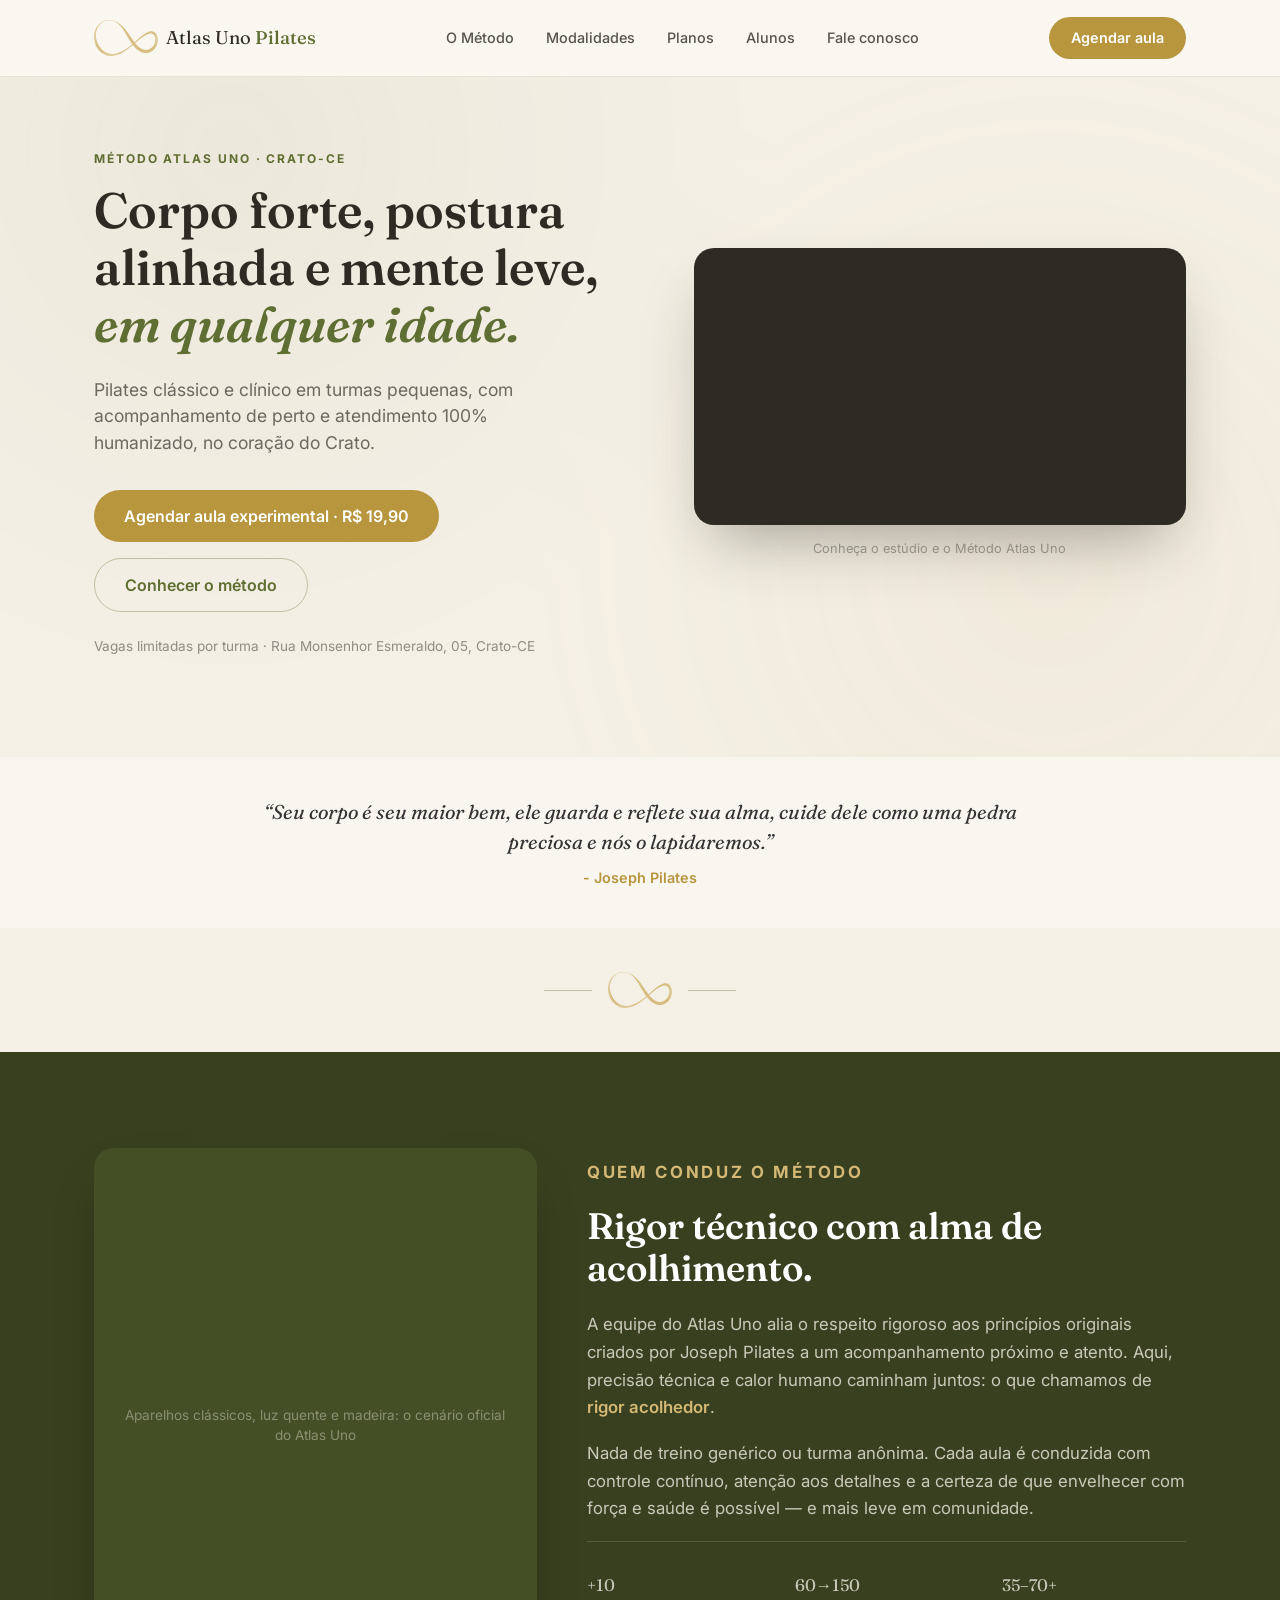
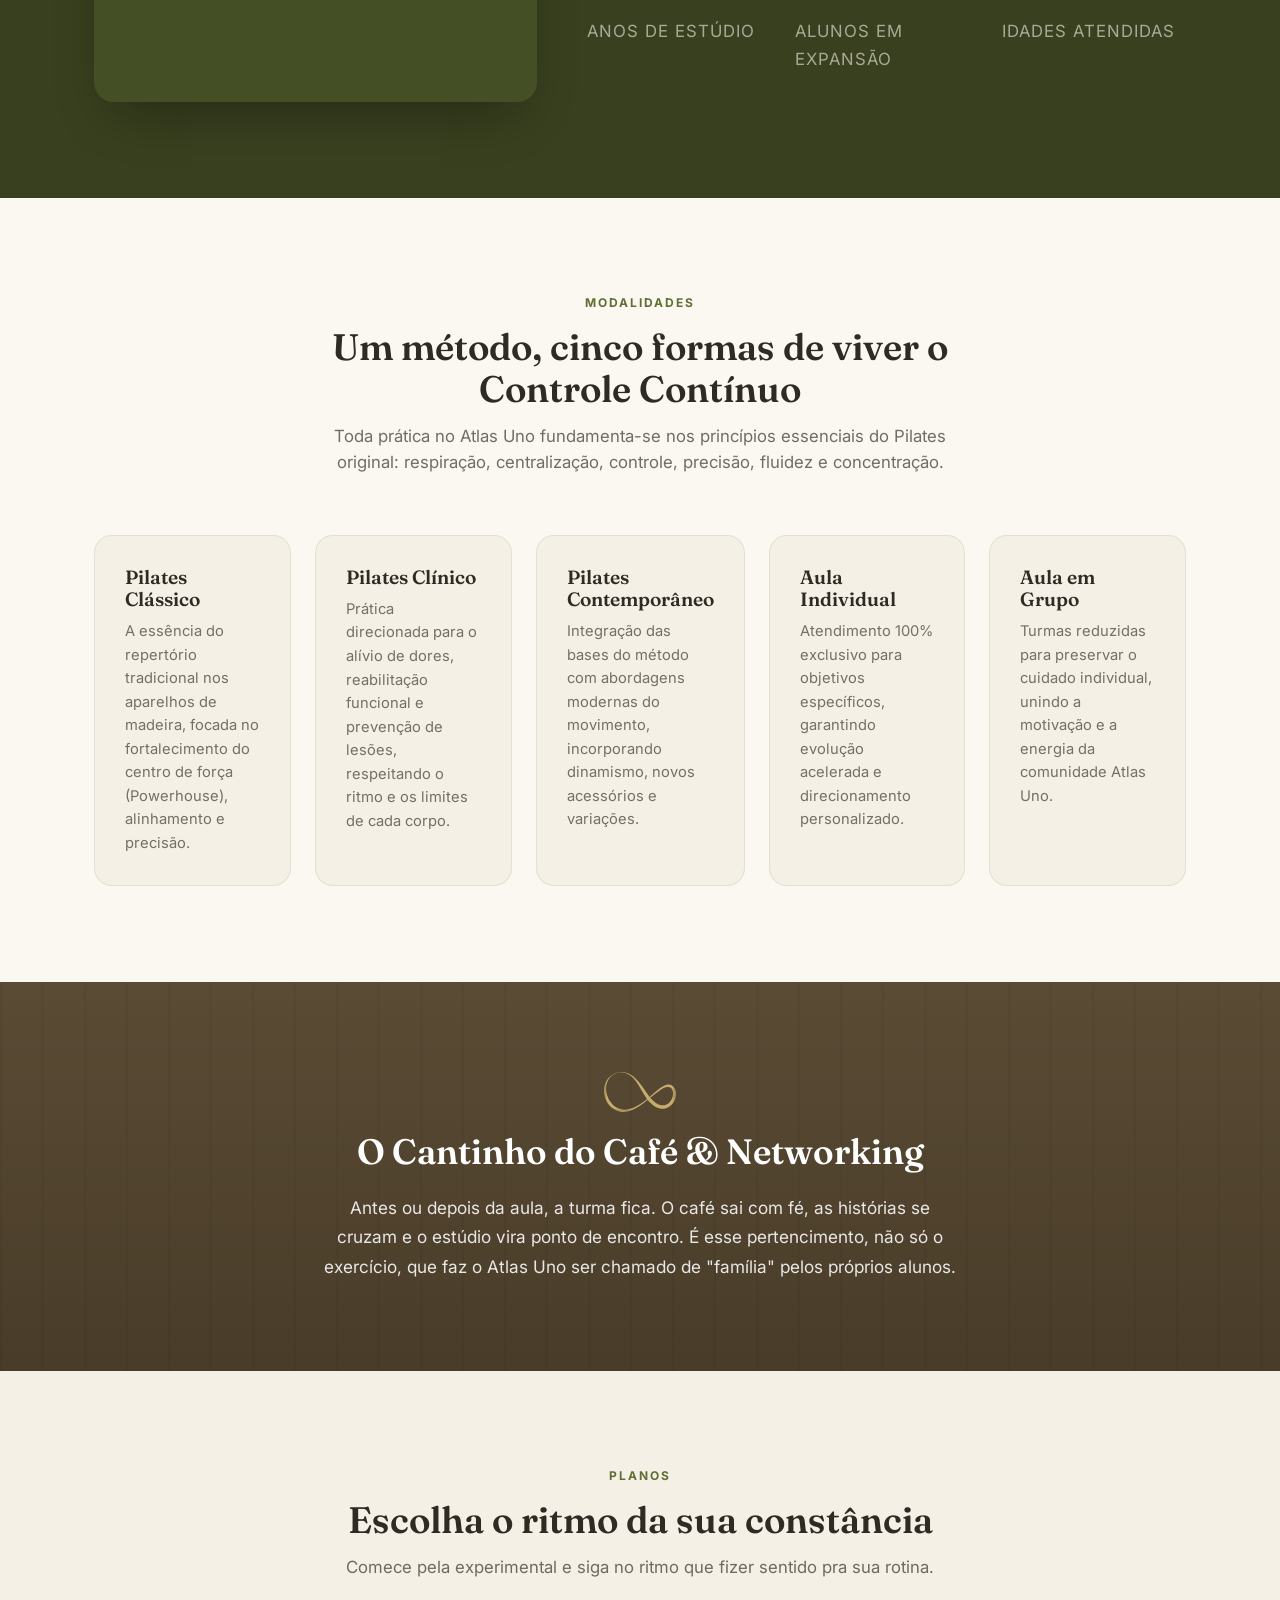
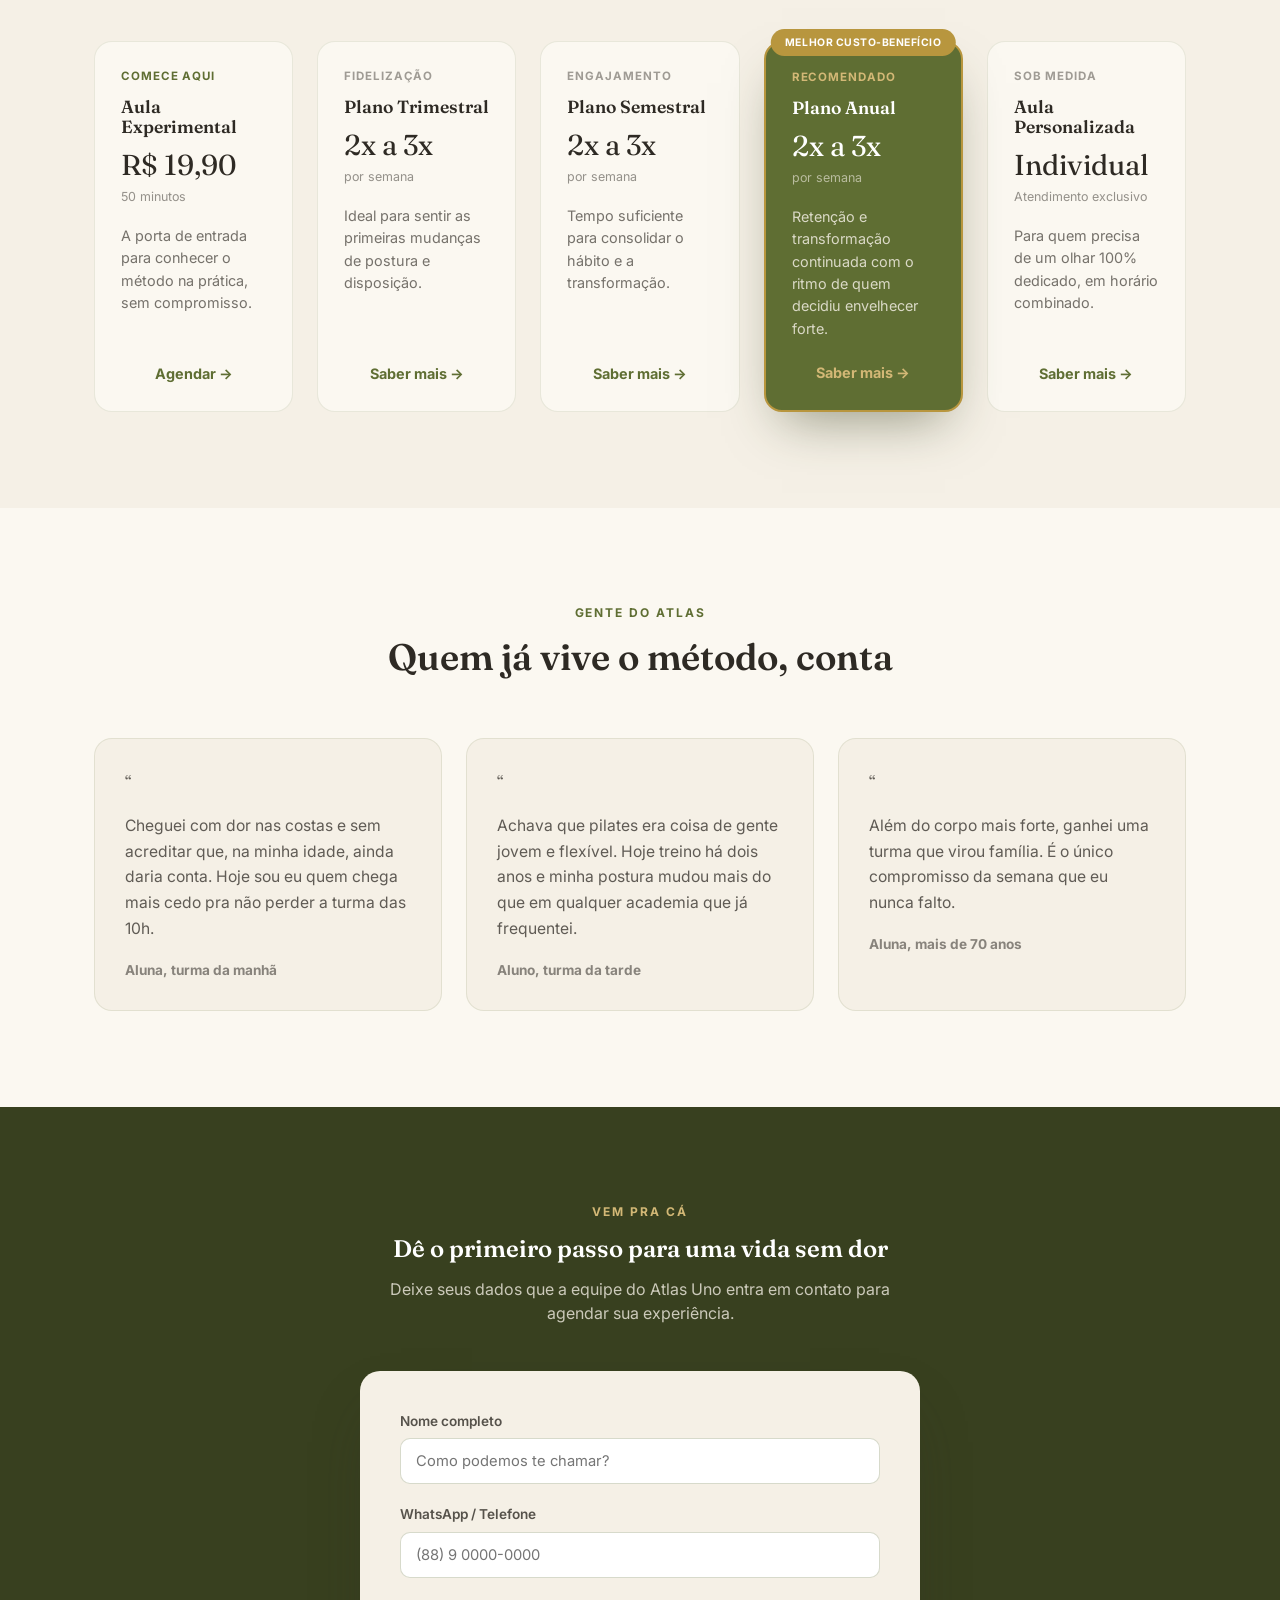
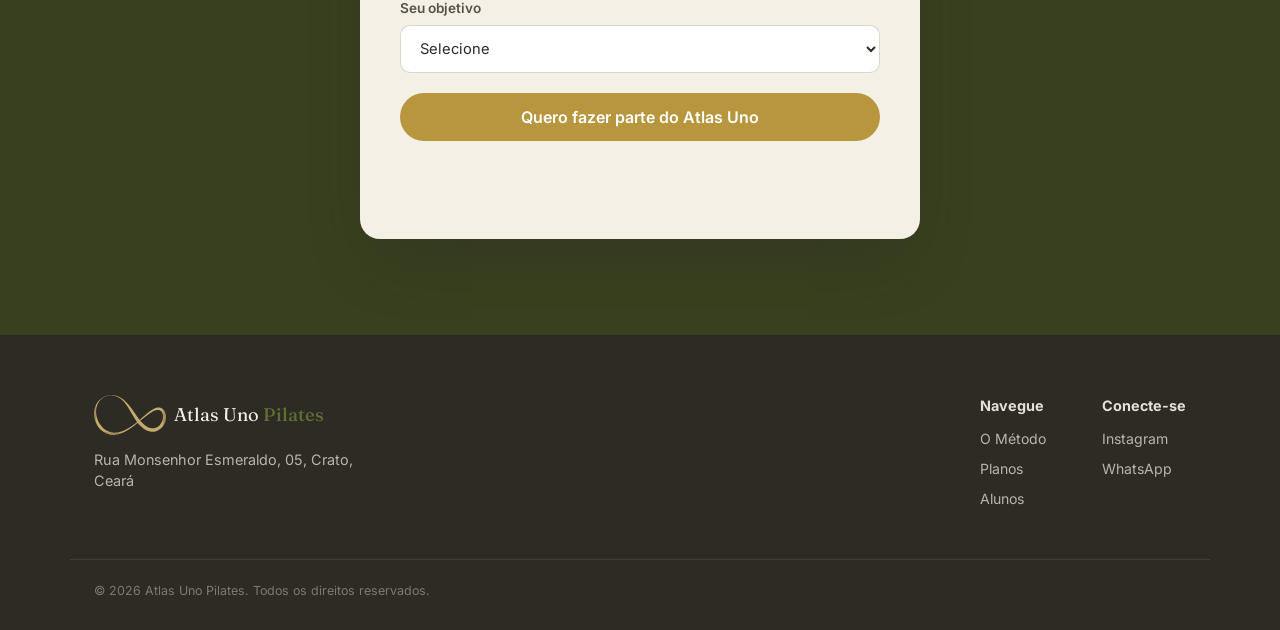
<file: index.html>
<!DOCTYPE html>
<html lang="pt-BR">
<head>
<meta charset="UTF-8">
<meta name="viewport" content="width=device-width, initial-scale=1.0">
<title>Atlas Uno Pilates</title>
<meta name="description" content="Método Atlas Uno de Pilates Clássico e Clínico em Crato-CE. Agende sua aula experimental por R$ 19,90.">
<link rel="icon" href="assets/icons/favicon.ico?v=2" sizes="any">
<link rel="preconnect" href="https://fonts.googleapis.com">
<link rel="preconnect" href="https://fonts.gstatic.com" crossorigin>
<link href="https://fonts.googleapis.com/css2?family=Fraunces:ital,opsz,wght@0,9..144,300;0,9..144,450;0,9..144,600;0,9..144,700;1,9..144,450&family=Inter:wght@400;500;600;700&display=swap" rel="stylesheet">
<link rel="stylesheet" href="css/styles.css">
</head>
<body>

<header class="site-header" id="siteHeader">
  <div class="container header-inner">
    <a href="#topo" class="logo" aria-label="Atlas Uno Pilates — início">
      <img class="logo__symbol" src="assets/brand/logo-symbol.svg" alt="" aria-hidden="true">
      <span>Atlas Uno <span class="logo__accent">Pilates</span></span>
    </a>

    <nav class="main-nav" id="mainNav">
      <a href="#metodo">O Método</a>
      <a href="#servicos">Modalidades</a>
      <a href="#planos">Planos</a>
      <a href="#depoimentos">Alunos</a>
      <a href="#contato">Fale conosco</a>
    </nav>

    <a class="btn btn--gold btn--small header-cta"
       href="https://api.whatsapp.com/send/?phone=5588981505678&text=Quero%20agendar%20minha%20aula%20experimental"
       target="_blank" rel="noopener">Agendar aula</a>

    <button class="nav-toggle" id="navToggle" aria-label="Abrir menu" aria-expanded="false" aria-controls="mainNav">
      <span></span><span></span><span></span>
    </button>
  </div>
</header>

<section id="topo" class="hero">
  <div class="container hero__grid">
    <div class="fade-up">
      <p class="eyebrow">Método Atlas Uno · Crato-CE</p>
      <h1 class="hero__title">Corpo forte, postura alinhada e mente leve, <em>em qualquer idade.</em></h1>
      <p class="lead hero__lead">Pilates clássico e clínico em turmas pequenas, com acompanhamento de perto e atendimento 100% humanizado, no coração do Crato.</p>
      <div class="hero__actions">
        <a class="btn btn--gold" target="_blank" rel="noopener"
           href="https://api.whatsapp.com/send/?phone=5588981505678&text=Quero%20agendar%20minha%20aula%20experimental%20por%20R%2419%2C90">
          Agendar aula experimental · R$ 19,90
        </a>
        <a class="btn btn--outline" href="#metodo">Conhecer o método</a>
      </div>
      <p class="hero__note">Vagas limitadas por turma · Rua Monsenhor Esmeraldo, 05, Crato-CE</p>
    </div>

    <div class="fade-up fade-up--delay">
      <div class="video-wrap">
        <iframe 
          src="https://www.youtube.com/embed/fshoHzrjxfs" 
          title="Conheça o Método Atlas Uno" 
          loading="lazy" 
          allow="accelerometer; autoplay; clipboard-write; encrypted-media; gyroscope; picture-in-picture" 
          allowfullscreen>
        </iframe>
      </div>
      <p class="video-wrap__caption">Conheça o estúdio e o Método Atlas Uno</p>
    </div>
  </div>
</section>

<section class="section section--quote" style="background-color: var(--color-bg-alt, #f9f6f0); padding: 40px 0; text-align: center;">
  <div class="container">
    <blockquote style="max-width: 800px; margin: 0 auto; font-family: 'Fraunces', serif; font-style: italic; font-size: 1.25rem; color: #333;">
      “Seu corpo é seu maior bem, ele guarda e reflete sua alma, cuide dele como uma pedra preciosa e nós o lapidaremos.”
      <footer style="font-family: 'Inter', sans-serif; font-style: normal; font-size: 0.9rem; font-weight: 600; margin-top: 10px; color: #b8963e;">
        - Joseph Pilates
      </footer>
    </blockquote>
  </div>
</section>

<div class="divider">
  <div class="divider__line">
    <img class="divider__symbol" src="assets/brand/logo-symbol.svg" alt="" aria-hidden="true">
  </div>
</div>

<section id="metodo" class="section section--dark">
  <div class="container about">
    <div class="about__photo" role="img" aria-label="Ambiente do estúdio Atlas Uno com aparelhos clássicos de pilates">
      Aparelhos clássicos, luz quente e madeira: o cenário oficial do Atlas Uno
    </div>
    <div class="about__text">
      <p class="eyebrow eyebrow--light">Quem conduz o método</p>
      <h2>Rigor técnico com alma de acolhimento.</h2>
      <p>A equipe do Atlas Uno alia o respeito rigoroso aos princípios originais criados por Joseph Pilates a um acompanhamento próximo e atento. Aqui, precisão técnica e calor humano caminham juntos: o que chamamos de <em>rigor acolhedor</em>.</p>
      <p>Nada de treino genérico ou turma anônima. Cada aula é conduzida com controle contínuo, atenção aos detalhes e a certeza de que envelhecer com força e saúde é possível — e mais leve em comunidade.</p>
      <div class="stat-row">
        <div class="stat"><p class="stat__num">+10</p><p class="stat__label">anos de estúdio</p></div>
        <div class="stat"><p class="stat__num">60→150</p><p class="stat__label">alunos em expansão</p></div>
        <div class="stat"><p class="stat__num">35–70+</p><p class="stat__label">idades atendidas</p></div>
      </div>
    </div>
  </div>
</section>

<section id="servicos" class="section">
  <div class="container">
    <div class="section-head">
      <p class="eyebrow eyebrow--center">Modalidades</p>
      <h2>Um método, cinco formas de viver o Controle Contínuo</h2>
      <p class="lead">Toda prática no Atlas Uno fundamenta-se nos princípios essenciais do Pilates original: respiração, centralização, controle, precisão, fluidez e concentração.</p>
    </div>

    <div class="grid grid--5">
      <article class="card">
        <h3>Pilates Clássico</h3>
        <p>A essência do repertório tradicional nos aparelhos de madeira, focada no fortalecimento do centro de força (Powerhouse), alinhamento e precisão.</p>
      </article>
      <article class="card">
        <h3>Pilates Clínico</h3>
        <p>Prática direcionada para o alívio de dores, reabilitação funcional e prevenção de lesões, respeitando o ritmo e os limites de cada corpo.</p>
      </article>
      <article class="card">
        <h3>Pilates Contemporâneo</h3>
        <p>Integração das bases do método com abordagens modernas do movimento, incorporando dinamismo, novos acessórios e variações.</p>
      </article>
      <article class="card">
        <h3>Aula Individual</h3>
        <p>Atendimento 100% exclusivo para objetivos específicos, garantindo evolução acelerada e direcionamento personalizado.</p>
      </article>
      <article class="card">
        <h3>Aula em Grupo</h3>
        <p>Turmas reduzidas para preservar o cuidado individual, unindo a motivação e a energia da comunidade Atlas Uno.</p>
      </article>
    </div>
  </div>
</section>

<section class="wood">
  <div class="wood__overlay"></div>
  <div class="container wood__inner">
    <img class="wood__symbol" src="assets/brand/logo-symbol.svg" alt="" aria-hidden="true">
    <h2>O Cantinho do Café &amp; Networking</h2>
    <p>Antes ou depois da aula, a turma fica. O café sai com fé, as histórias se cruzam e o estúdio vira ponto de encontro. É esse pertencimento, não só o exercício, que faz o Atlas Uno ser chamado de "família" pelos próprios alunos.</p>
  </div>
</section>

<section id="planos" class="section section--alt">
  <div class="container">
    <div class="section-head">
      <p class="eyebrow eyebrow--center">Planos</p>
      <h2>Escolha o ritmo da sua constância</h2>
      <p class="lead">Comece pela experimental e siga no ritmo que fizer sentido pra sua rotina.</p>
    </div>

    <div class="grid grid--5">
      <article class="plan">
        <p class="plan__tag">Comece aqui</p>
        <h3>Aula Experimental</h3>
        <p class="plan__price">R$ 19,90</p>
        <p class="plan__sub">50 minutos</p>
        <p class="plan__desc">A porta de entrada para conhecer o método na prática, sem compromisso.</p>
        <a class="plan__link" target="_blank" rel="noopener" href="https://api.whatsapp.com/send/?phone=5588981505678&text=Quero%20agendar%20minha%20aula%20experimental">Agendar →</a>
      </article>

      <article class="plan">
        <p class="plan__tag plan__tag--muted">Fidelização</p>
        <h3>Plano Trimestral</h3>
        <p class="plan__price">2x a 3x</p>
        <p class="plan__sub">por semana</p>
        <p class="plan__desc">Ideal para sentir as primeiras mudanças de postura e disposição.</p>
        <a class="plan__link" target="_blank" rel="noopener" href="https://api.whatsapp.com/send/?phone=5588981505678&text=Quero%20saber%20mais%20sobre%20o%20Plano%20Trimestral">Saber mais →</a>
      </article>

      <article class="plan">
        <p class="plan__tag plan__tag--muted">Engajamento</p>
        <h3>Plano Semestral</h3>
        <p class="plan__price">2x a 3x</p>
        <p class="plan__sub">por semana</p>
        <p class="plan__desc">Tempo suficiente para consolidar o hábito e a transformação.</p>
        <a class="plan__link" target="_blank" rel="noopener" href="https://api.whatsapp.com/send/?phone=5588981505678&text=Quero%20saber%20mais%20sobre%20o%20Plano%20Semestral">Saber mais →</a>
      </article>

      <article class="plan plan--featured">
        <span class="plan__badge">Melhor custo-benefício</span>
        <p class="plan__tag plan__tag--gold">Recomendado</p>
        <h3>Plano Anual</h3>
        <p class="plan__price">2x a 3x</p>
        <p class="plan__sub">por semana</p>
        <p class="plan__desc">Retenção e transformação continuada com o ritmo de quem decidiu envelhecer forte.</p>
        <a class="plan__link" target="_blank" rel="noopener" href="https://api.whatsapp.com/send/?phone=5588981505678&text=Quero%20saber%20mais%20sobre%20o%20Plano%20Anual">Saber mais →</a>
      </article>

      <article class="plan">
        <p class="plan__tag plan__tag--muted">Sob medida</p>
        <h3>Aula Personalizada</h3>
        <p class="plan__price">Individual</p>
        <p class="plan__sub">Atendimento exclusivo</p>
        <p class="plan__desc">Para quem precisa de um olhar 100% dedicado, em horário combinado.</p>
        <a class="plan__link" target="_blank" rel="noopener" href="https://api.whatsapp.com/send/?phone=5588981505678&text=Quero%20saber%20mais%20sobre%20a%20Aula%20Personalizada">Saber mais →</a>
      </article>
    </div>
  </div>
</section>

<section id="depoimentos" class="section">
  <div class="container">
    <div class="section-head">
      <p class="eyebrow eyebrow--center">Gente do Atlas</p>
      <h2>Quem já vive o método, conta</h2>
    </div>

    <div class="grid grid--3">
      <blockquote class="card testimonial">
        <p class="testimonial__mark" aria-hidden="true">&ldquo;</p>
        <p>Cheguei com dor nas costas e sem acreditar que, na minha idade, ainda daria conta. Hoje sou eu quem chega mais cedo pra não perder a turma das 10h.</p>
        <footer>Aluna, turma da manhã</footer>
      </blockquote>
      <blockquote class="card testimonial">
        <p class="testimonial__mark" aria-hidden="true">&ldquo;</p>
        <p>Achava que pilates era coisa de gente jovem e flexível. Hoje treino há dois anos e minha postura mudou mais do que em qualquer academia que já frequentei.</p>
        <footer>Aluno, turma da tarde</footer>
      </blockquote>
      <blockquote class="card testimonial">
        <p class="testimonial__mark" aria-hidden="true">&ldquo;</p>
        <p>Além do corpo mais forte, ganhei uma turma que virou família. É o único compromisso da semana que eu nunca falto.</p>
        <footer>Aluna, mais de 70 anos</footer>
      </blockquote>
    </div>
  </div>
</section>

<section id="contato" class="section section--dark">
  <div class="container">
    <div class="form-head">
      <p class="eyebrow eyebrow--light eyebrow--center">Vem pra cá</p>
      <h2>Dê o primeiro passo para uma vida sem dor</h2>
      <p>Deixe seus dados que a equipe do Atlas Uno entra em contato para agendar sua experiência.</p>
    </div>

    <form class="lead-form" id="leadForm" novalidate>
      <div class="field">
        <label for="nome">Nome completo</label>
        <input id="nome" name="nome" type="text" required placeholder="Como podemos te chamar?">
      </div>
      <div class="field">
        <label for="whatsapp">WhatsApp / Telefone</label>
        <input id="whatsapp" name="whatsapp" type="tel" required placeholder="(88) 9 0000-0000">
      </div>
      <div class="field">
        <label for="objetivo">Seu objetivo</label>
        <select id="objetivo" name="objetivo" required>
          <option value="">Selecione</option>
          <option>Alívio de dores</option>
          <option>Condicionamento físico</option>
          <option>Reabilitação</option>
          <option>Outro</option>
        </select>
      </div>
      <button type="submit" class="btn btn--gold btn--block">Quero fazer parte do Atlas Uno</button>
      <p class="form-note" id="formNote">Ao enviar, você será contatado por WhatsApp para confirmar sua aula experimental.</p>
    </form>
  </div>
</section>

<footer class="site-footer">
  <div class="container footer-top">
    <div class="footer-brand">
      <div class="logo">
        <img class="logo__symbol logo__symbol--light" src="assets/brand/logo-symbol.svg" alt="" aria-hidden="true">
        <span>Atlas Uno <span class="logo__accent">Pilates</span></span>
      </div>
      <p>Rua Monsenhor Esmeraldo, 05, Crato, Ceará</p>
    </div>
    <div class="footer-cols">
      <div>
        <h4>Navegue</h4>
        <ul>
          <li><a href="#metodo">O Método</a></li>
          <li><a href="#planos">Planos</a></li>
          <li><a href="#depoimentos">Alunos</a></li>
        </ul>
      </div>
      <div>
        <h4>Conecte-se</h4>
        <ul>
          <li><a href="https://www.instagram.com/atlasunopilates/" target="_blank" rel="noopener">Instagram</a></li>
          <li><a href="https://api.whatsapp.com/send/?phone=5588981505678" target="_blank" rel="noopener">WhatsApp</a></li>
        </ul>
      </div>
    </div>
  </div>
  <div class="container footer-bottom">
    © 2026 Atlas Uno Pilates. Todos os direitos reservados.
  </div>
</footer>

<script src="js/script.js"></script>
</body>
</html>
</file>
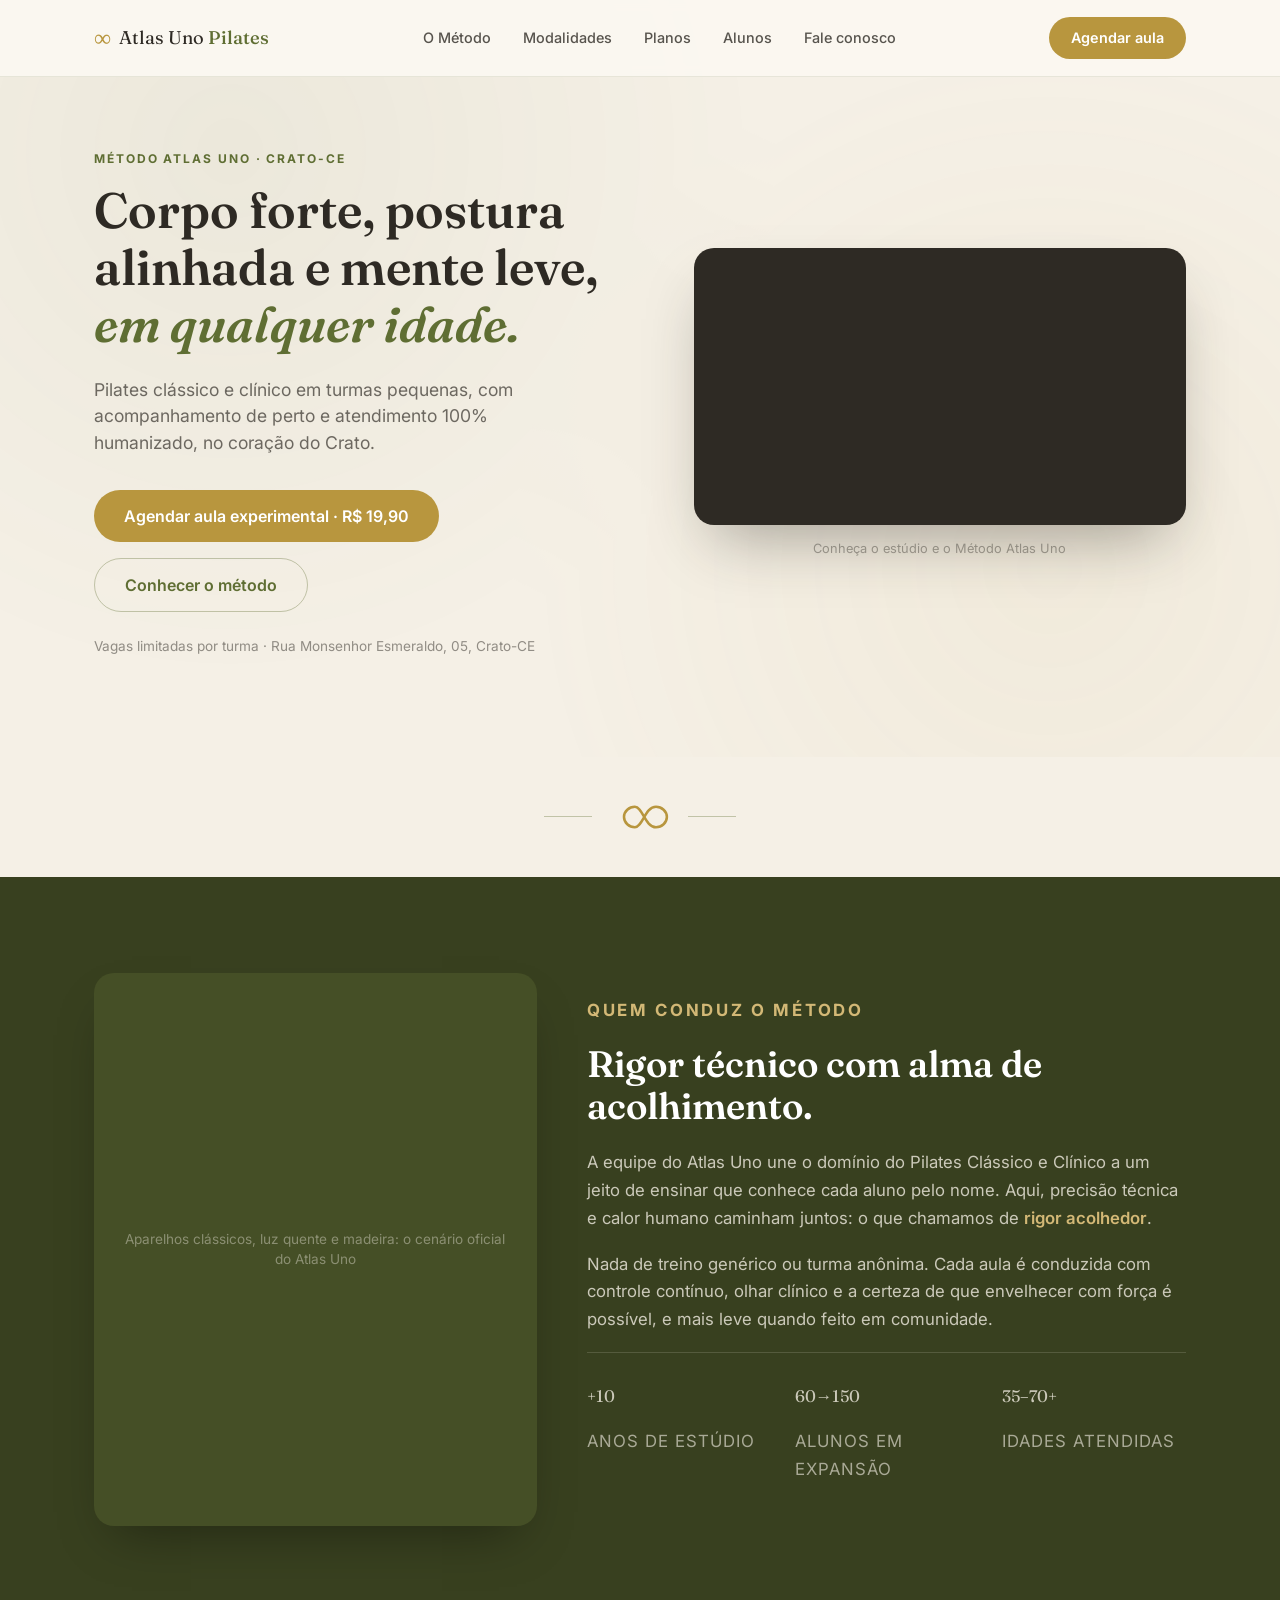
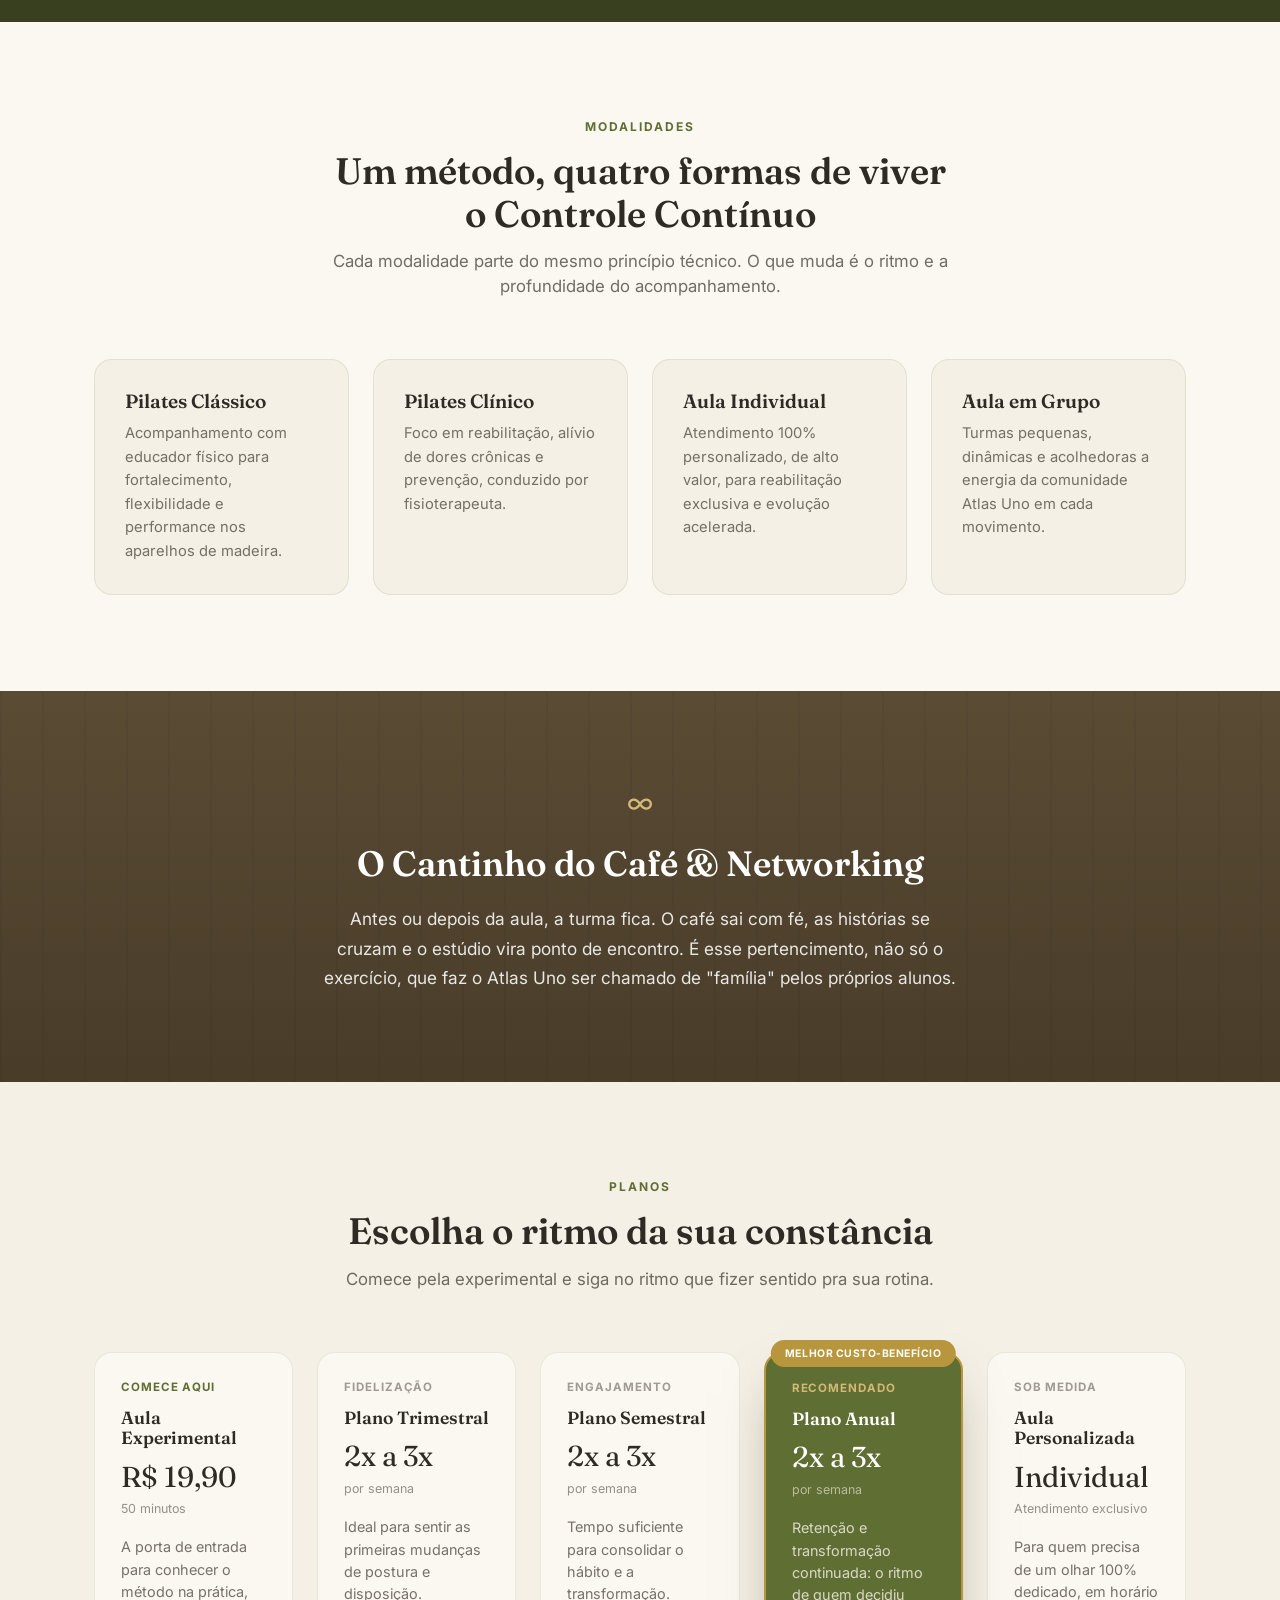
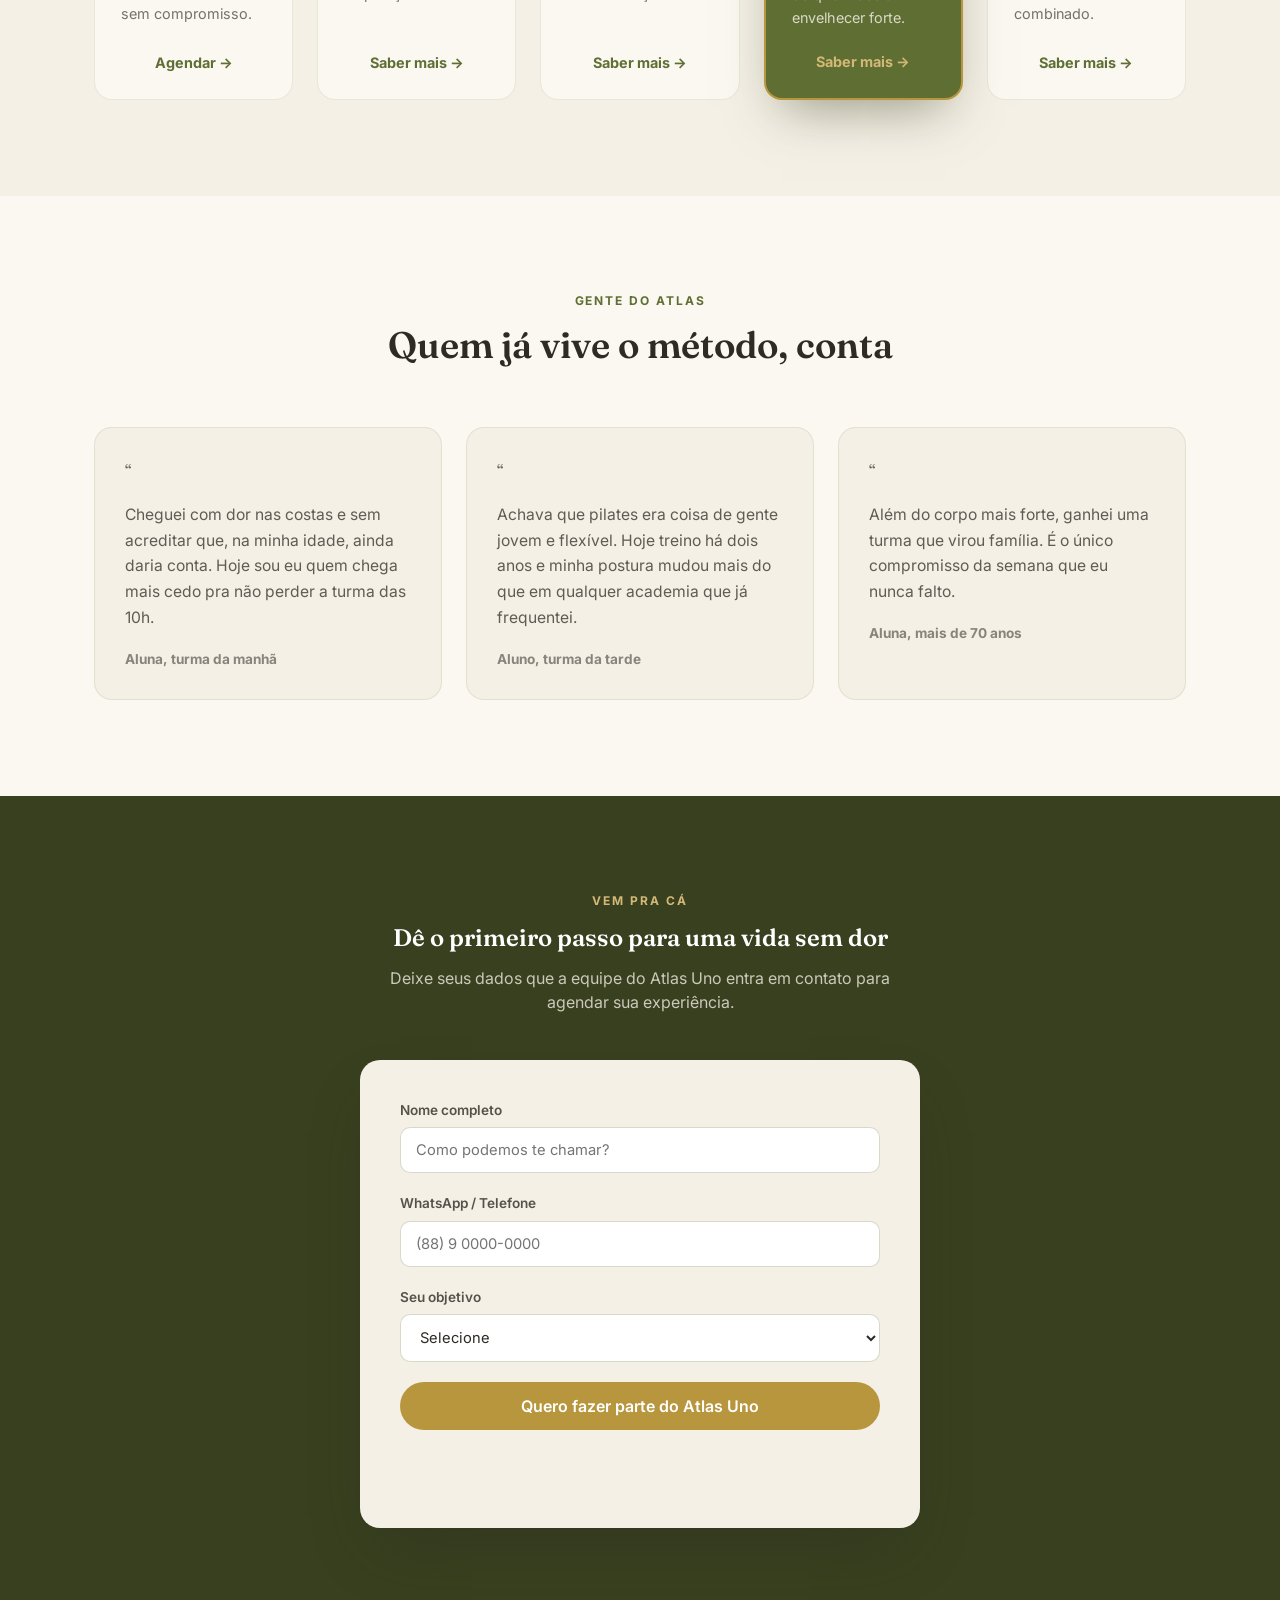
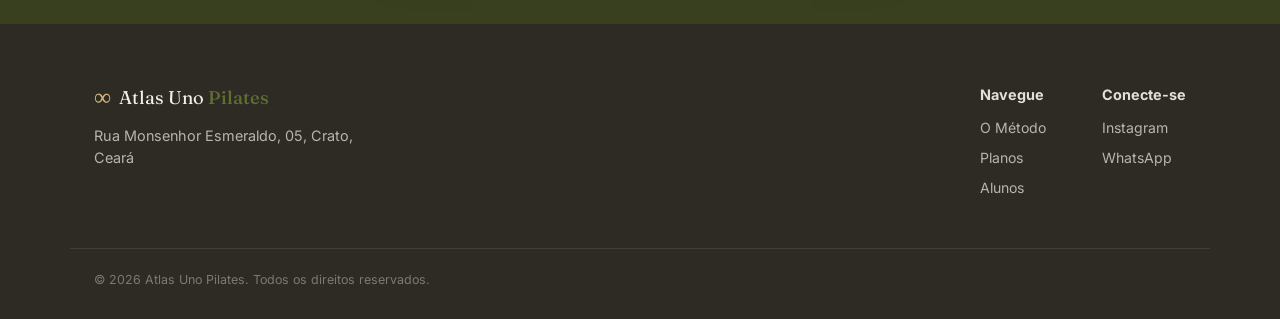
<file: atlas-uno-pilates-site/index.html>
<!DOCTYPE html>
<html lang="pt-BR">
<head>
<meta charset="UTF-8">
<meta name="viewport" content="width=device-width, initial-scale=1.0">
<title>Atlas Uno Pilates</title>
<meta name="description" content="Método Atlas Uno de Pilates Clássico e Clínico em Crato-CE. Agende sua aula experimental por R$ 19,90.">
<link rel="preconnect" href="https://fonts.googleapis.com">
<link rel="preconnect" href="https://fonts.gstatic.com" crossorigin>
<link href="https://fonts.googleapis.com/css2?family=Fraunces:ital,opsz,wght@0,9..144,300;0,9..144,450;0,9..144,600;0,9..144,700;1,9..144,450&family=Inter:wght@400;500;600;700&display=swap" rel="stylesheet">
<link rel="stylesheet" href="css/styles.css">
</head>
<body>

<header class="site-header" id="siteHeader">
  <div class="container header-inner">
    <a href="#topo" class="logo">
      <span class="logo__symbol">∞</span>
      <span>Atlas Uno <span class="logo__accent">Pilates</span></span>
    </a>

    <nav class="main-nav" id="mainNav">
      <a href="#metodo">O Método</a>
      <a href="#servicos">Modalidades</a>
      <a href="#planos">Planos</a>
      <a href="#depoimentos">Alunos</a>
      <a href="#contato">Fale conosco</a>
    </nav>

    <a class="btn btn--gold btn--small header-cta"
       href="https://api.whatsapp.com/send/?phone=5588981505678&text=Quero%20agendar%20minha%20aula%20experimental"
       target="_blank" rel="noopener">Agendar aula</a>

    <button class="nav-toggle" id="navToggle" aria-label="Abrir menu" aria-expanded="false" aria-controls="mainNav">
      <span></span><span></span><span></span>
    </button>
  </div>
</header>

<section id="topo" class="hero">
  <div class="container hero__grid">
    <div class="fade-up">
      <p class="eyebrow">Método Atlas Uno · Crato-CE</p>
      <h1 class="hero__title">Corpo forte, postura alinhada e mente leve, <em>em qualquer idade.</em></h1>
      <p class="lead hero__lead">Pilates clássico e clínico em turmas pequenas, com acompanhamento de perto e atendimento 100% humanizado, no coração do Crato.</p>
      <div class="hero__actions">
        <a class="btn btn--gold" target="_blank" rel="noopener"
           href="https://api.whatsapp.com/send/?phone=5588981505678&text=Quero%20agendar%20minha%20aula%20experimental%20por%20R%2419%2C90">
          Agendar aula experimental · R$ 19,90
        </a>
        <a class="btn btn--outline" href="#metodo">Conhecer o método</a>
      </div>
      <p class="hero__note">Vagas limitadas por turma · Rua Monsenhor Esmeraldo, 05, Crato-CE</p>
    </div>

    <div class="fade-up fade-up--delay">
      <div class="video-wrap">
        <iframe src="https://www.youtube.com/embed/dQw4w9WgXcQ" title="Conheça o Método Atlas Uno" loading="lazy" allowfullscreen></iframe>
      </div>
      <p class="video-wrap__caption">Conheça o estúdio e o Método Atlas Uno</p>
    </div>
  </div>
</section>

<div class="divider">
  <div class="divider__line">
    <svg class="divider__symbol" width="64" height="32" viewBox="0 0 100 50" fill="none" aria-hidden="true">
      <path d="M25 25c0-9 8-16 17-16 12 0 16 32 33 32 9 0 17-7 17-16s-8-16-17-16c-17 0-21 32-33 32-9 0-17-7-17-16z"
            stroke="#B8963E" stroke-width="4" stroke-linecap="round"/>
    </svg>
  </div>
</div>

<section id="metodo" class="section section--dark">
  <div class="container about">
    <div class="about__photo" role="img" aria-label="Ambiente do estúdio Atlas Uno com aparelhos clássicos de pilates">
      Aparelhos clássicos, luz quente e madeira: o cenário oficial do Atlas Uno
    </div>
    <div class="about__text">
      <p class="eyebrow eyebrow--light">Quem conduz o método</p>
      <h2>Rigor técnico com alma de acolhimento.</h2>
      <p>A equipe do Atlas Uno une o domínio do Pilates Clássico e Clínico a um jeito de ensinar que conhece cada aluno pelo nome. Aqui, precisão técnica e calor humano caminham juntos: o que chamamos de <em>rigor acolhedor</em>.</p>
      <p>Nada de treino genérico ou turma anônima. Cada aula é conduzida com controle contínuo, olhar clínico e a certeza de que envelhecer com força é possível, e mais leve quando feito em comunidade.</p>
      <div class="stat-row">
        <div class="stat"><p class="stat__num">+10</p><p class="stat__label">anos de estúdio</p></div>
        <div class="stat"><p class="stat__num">60→150</p><p class="stat__label">alunos em expansão</p></div>
        <div class="stat"><p class="stat__num">35–70+</p><p class="stat__label">idades atendidas</p></div>
      </div>
    </div>
  </div>
</section>

<section id="servicos" class="section">
  <div class="container">
    <div class="section-head">
      <p class="eyebrow eyebrow--center">Modalidades</p>
      <h2>Um método, quatro formas de viver o Controle Contínuo</h2>
      <p class="lead">Cada modalidade parte do mesmo princípio técnico. O que muda é o ritmo e a profundidade do acompanhamento.</p>
    </div>

    <div class="grid grid--4">
      <article class="card">
        <h3>Pilates Clássico</h3>
        <p>Acompanhamento com educador físico para fortalecimento, flexibilidade e performance nos aparelhos de madeira.</p>
      </article>
      <article class="card">
        <h3>Pilates Clínico</h3>
        <p>Foco em reabilitação, alívio de dores crônicas e prevenção, conduzido por fisioterapeuta.</p>
      </article>
      <article class="card">
        <h3>Aula Individual</h3>
        <p>Atendimento 100% personalizado, de alto valor, para reabilitação exclusiva e evolução acelerada.</p>
      </article>
      <article class="card">
        <h3>Aula em Grupo</h3>
        <p>Turmas pequenas, dinâmicas e acolhedoras a energia da comunidade Atlas Uno em cada movimento.</p>
      </article>
    </div>
  </div>
</section>

<section class="wood">
  <div class="wood__overlay"></div>
  <div class="container wood__inner">
    <span class="wood__symbol" aria-hidden="true">∞</span>
    <h2>O Cantinho do Café &amp; Networking</h2>
    <p>Antes ou depois da aula, a turma fica. O café sai com fé, as histórias se cruzam e o estúdio vira ponto de encontro. É esse pertencimento, não só o exercício, que faz o Atlas Uno ser chamado de "família" pelos próprios alunos.</p>
  </div>
</section>

<section id="planos" class="section section--alt">
  <div class="container">
    <div class="section-head">
      <p class="eyebrow eyebrow--center">Planos</p>
      <h2>Escolha o ritmo da sua constância</h2>
      <p class="lead">Comece pela experimental e siga no ritmo que fizer sentido pra sua rotina.</p>
    </div>

    <div class="grid grid--5">
      <article class="plan">
        <p class="plan__tag">Comece aqui</p>
        <h3>Aula Experimental</h3>
        <p class="plan__price">R$ 19,90</p>
        <p class="plan__sub">50 minutos</p>
        <p class="plan__desc">A porta de entrada para conhecer o método na prática, sem compromisso.</p>
        <a class="plan__link" target="_blank" rel="noopener" href="https://api.whatsapp.com/send/?phone=5588981505678&text=Quero%20agendar%20minha%20aula%20experimental">Agendar →</a>
      </article>

      <article class="plan">
        <p class="plan__tag plan__tag--muted">Fidelização</p>
        <h3>Plano Trimestral</h3>
        <p class="plan__price">2x a 3x</p>
        <p class="plan__sub">por semana</p>
        <p class="plan__desc">Ideal para sentir as primeiras mudanças de postura e disposição.</p>
        <a class="plan__link" target="_blank" rel="noopener" href="https://api.whatsapp.com/send/?phone=5588981505678&text=Quero%20saber%20mais%20sobre%20o%20Plano%20Trimestral">Saber mais →</a>
      </article>

      <article class="plan">
        <p class="plan__tag plan__tag--muted">Engajamento</p>
        <h3>Plano Semestral</h3>
        <p class="plan__price">2x a 3x</p>
        <p class="plan__sub">por semana</p>
        <p class="plan__desc">Tempo suficiente para consolidar o hábito e a transformação.</p>
        <a class="plan__link" target="_blank" rel="noopener" href="https://api.whatsapp.com/send/?phone=5588981505678&text=Quero%20saber%20mais%20sobre%20o%20Plano%20Semestral">Saber mais →</a>
      </article>

      <article class="plan plan--featured">
        <span class="plan__badge">Melhor custo-benefício</span>
        <p class="plan__tag plan__tag--gold">Recomendado</p>
        <h3>Plano Anual</h3>
        <p class="plan__price">2x a 3x</p>
        <p class="plan__sub">por semana</p>
        <p class="plan__desc">Retenção e transformação continuada: o ritmo de quem decidiu envelhecer forte.</p>
        <a class="plan__link" target="_blank" rel="noopener" href="https://api.whatsapp.com/send/?phone=5588981505678&text=Quero%20saber%20mais%20sobre%20o%20Plano%20Anual">Saber mais →</a>
      </article>

      <article class="plan">
        <p class="plan__tag plan__tag--muted">Sob medida</p>
        <h3>Aula Personalizada</h3>
        <p class="plan__price">Individual</p>
        <p class="plan__sub">Atendimento exclusivo</p>
        <p class="plan__desc">Para quem precisa de um olhar 100% dedicado, em horário combinado.</p>
        <a class="plan__link" target="_blank" rel="noopener" href="https://api.whatsapp.com/send/?phone=5588981505678&text=Quero%20saber%20mais%20sobre%20a%20Aula%20Personalizada">Saber mais →</a>
      </article>
    </div>
  </div>
</section>

<section id="depoimentos" class="section">
  <div class="container">
    <div class="section-head">
      <p class="eyebrow eyebrow--center">Gente do Atlas</p>
      <h2>Quem já vive o método, conta</h2>
    </div>

    <div class="grid grid--3">
      <blockquote class="card testimonial">
        <p class="testimonial__mark" aria-hidden="true">&ldquo;</p>
        <p>Cheguei com dor nas costas e sem acreditar que, na minha idade, ainda daria conta. Hoje sou eu quem chega mais cedo pra não perder a turma das 10h.</p>
        <footer>Aluna, turma da manhã</footer>
      </blockquote>
      <blockquote class="card testimonial">
        <p class="testimonial__mark" aria-hidden="true">&ldquo;</p>
        <p>Achava que pilates era coisa de gente jovem e flexível. Hoje treino há dois anos e minha postura mudou mais do que em qualquer academia que já frequentei.</p>
        <footer>Aluno, turma da tarde</footer>
      </blockquote>
      <blockquote class="card testimonial">
        <p class="testimonial__mark" aria-hidden="true">&ldquo;</p>
        <p>Além do corpo mais forte, ganhei uma turma que virou família. É o único compromisso da semana que eu nunca falto.</p>
        <footer>Aluna, mais de 70 anos</footer>
      </blockquote>
    </div>
  </div>
</section>

<section id="contato" class="section section--dark">
  <div class="container">
    <div class="form-head">
      <p class="eyebrow eyebrow--light eyebrow--center">Vem pra cá</p>
      <h2>Dê o primeiro passo para uma vida sem dor</h2>
      <p>Deixe seus dados que a equipe do Atlas Uno entra em contato para agendar sua experiência.</p>
    </div>

    <form class="lead-form" id="leadForm" novalidate>
      <div class="field">
        <label for="nome">Nome completo</label>
        <input id="nome" name="nome" type="text" required placeholder="Como podemos te chamar?">
      </div>
      <div class="field">
        <label for="whatsapp">WhatsApp / Telefone</label>
        <input id="whatsapp" name="whatsapp" type="tel" required placeholder="(88) 9 0000-0000">
      </div>
      <div class="field">
        <label for="objetivo">Seu objetivo</label>
        <select id="objetivo" name="objetivo" required>
          <option value="">Selecione</option>
          <option>Alívio de dores</option>
          <option>Condicionamento físico</option>
          <option>Reabilitação</option>
          <option>Outro</option>
        </select>
      </div>
      <button type="submit" class="btn btn--gold btn--block">Quero fazer parte do Atlas Uno</button>
      <p class="form-note" id="formNote">Ao enviar, você será contatado por WhatsApp para confirmar sua aula experimental.</p>
    </form>
  </div>
</section>

<footer class="site-footer">
  <div class="container footer-top">
    <div class="footer-brand">
      <div class="logo">
        <span class="logo__symbol logo__symbol--light">∞</span>
        <span>Atlas Uno <span class="logo__accent">Pilates</span></span>
      </div>
      <p>Rua Monsenhor Esmeraldo, 05, Crato, Ceará</p>
    </div>
    <div class="footer-cols">
      <div>
        <h4>Navegue</h4>
        <ul>
          <li><a href="#metodo">O Método</a></li>
          <li><a href="#planos">Planos</a></li>
          <li><a href="#depoimentos">Alunos</a></li>
        </ul>
      </div>
      <div>
        <h4>Conecte-se</h4>
        <ul>
          <li><a href="https://www.instagram.com/atlasunopilates/" target="_blank" rel="noopener">Instagram</a></li>
          <li><a href="https://api.whatsapp.com/send/?phone=5588981505678" target="_blank" rel="noopener">WhatsApp</a></li>
        </ul>
      </div>
    </div>
  </div>
  <div class="container footer-bottom">
    © 2026 Atlas Uno Pilates. Todos os direitos reservados.
  </div>
</footer>

<script src="js/script.js"></script>
</body>
</html>
</file>
<file: css/styles.css>
/* =========================================================
   ATLAS UNO PILATES — DESIGN TOKENS
   ========================================================= */
:root{
  --oliva: #5F6E33;
  --oliva-dark: #454F26;
  --oliva-deep: #38401F;
  --dourado: #B8963E;
  --dourado-light: #D3B876;
  --off: #F5F0E6;
  --cream: #FBF8F1;
  --grafite: #2E2A24;
  --white: #FFFFFF;

  --font-serif: 'Fraunces', Georgia, serif;
  --font-sans: 'Inter', -apple-system, BlinkMacSystemFont, 'Segoe UI', sans-serif;

  --radius: 18px;
  --radius-lg: 20px;
  --shadow-soft: 0 22px 44px -18px rgba(46,42,36,.25);
  --shadow-strong: 0 30px 60px -20px rgba(46,42,36,.4);

  --header-h: 76px;
}

/* =========================================================
   RESET
   ========================================================= */
*{ box-sizing: border-box; margin: 0; padding: 0; }
html{ scroll-behavior: smooth; }
body{
  font-family: var(--font-sans);
  color: var(--grafite);
  background: var(--cream);
  line-height: 1.5;
  -webkit-font-smoothing: antialiased;
}
img{ max-width: 100%; display: block; }
a{ color: inherit; text-decoration: none; }
ul{ list-style: none; }
button, input, select{ font-family: inherit; font-size: inherit; }

.container{ max-width: 1140px; margin: 0 auto; padding: 0 24px; }

h1, h2, h3{ font-family: var(--font-serif); font-weight: 600; line-height: 1.15; }

.eyebrow{
  font-size: .75rem; font-weight: 700; text-transform: uppercase;
  letter-spacing: .16em; color: var(--oliva); margin-bottom: 14px;
}
.eyebrow--light{ color: var(--dourado-light); }
.eyebrow--center{ text-align: center; }

.lead{ color: rgba(46,42,36,.68); font-size: 1.05rem; }

/* =========================================================
   BUTTONS
   ========================================================= */
.btn{
  display: inline-flex; align-items: center; justify-content: center; gap: 8px;
  font-weight: 600; border-radius: 999px; cursor: pointer; border: none;
  transition: transform .2s ease, box-shadow .2s ease, background-color .2s ease;
  text-align: center;
}
.btn--gold{ background: var(--dourado); color: #fff; padding: 14px 30px; }
.btn--gold:hover{ background: var(--dourado-light); transform: translateY(-2px); box-shadow: 0 14px 28px -10px rgba(184,150,62,.55); }
.btn--small{ padding: 10px 22px; font-size: .9rem; }
.btn--block{ width: 100%; }
.btn--outline{ border: 1px solid rgba(95,110,51,.35); color: var(--oliva); background: transparent; padding: 14px 30px; }
.btn--outline:hover{ background: rgba(95,110,51,.06); }

/* =========================================================
   HEADER / NAV
   ========================================================= */
.site-header{
  position: fixed; top: 0; left: 0; right: 0; z-index: 100;
  background: rgba(251,248,241,.92);
  backdrop-filter: blur(6px);
  border-bottom: 1px solid rgba(95,110,51,.12);
}
.header-inner{
  display: flex; align-items: center; justify-content: space-between;
  padding: 16px 24px; height: var(--header-h);
}
.logo{ display: flex; align-items: center; gap: 8px; font-family: var(--font-serif); font-size: 1.15rem; }
.logo__symbol{ display: block; width: 64px; height: 36px; object-fit: contain; }
.logo__symbol--light{ width: 72px; height: 40px; }
.logo__accent{ color: var(--oliva); font-weight: 500; }

.main-nav{ display: flex; gap: 32px; }
.main-nav a{ font-size: .9rem; font-weight: 500; color: rgba(46,42,36,.8); transition: color .2s; }
.main-nav a:hover{ color: var(--oliva); }

.header-cta{ display: none; }

.nav-toggle{
  display: flex; flex-direction: column; justify-content: center; gap: 5px;
  width: 40px; height: 40px; background: none; border: none; cursor: pointer;
}
.nav-toggle span{ display: block; height: 2px; width: 24px; background: var(--grafite); border-radius: 2px; transition: transform .25s ease, opacity .25s ease; }
.nav-toggle.is-open span:nth-child(1){ transform: translateY(7px) rotate(45deg); }
.nav-toggle.is-open span:nth-child(2){ opacity: 0; }
.nav-toggle.is-open span:nth-child(3){ transform: translateY(-7px) rotate(-45deg); }

@media (max-width: 899px){
  .main-nav{
    position: absolute; top: var(--header-h); left: 0; right: 0;
    background: var(--cream); flex-direction: column; gap: 0;
    border-bottom: 1px solid rgba(95,110,51,.12);
    max-height: 0; overflow: hidden; transition: max-height .3s ease;
  }
  .main-nav.is-open{ max-height: 360px; }
  .main-nav a{ padding: 16px 24px; border-top: 1px solid rgba(95,110,51,.08); }
}
@media (min-width: 900px){
  .nav-toggle{ display: none; }
}
@media (min-width: 640px){
  .header-cta{ display: inline-flex; }
}

/* =========================================================
   HERO
   ========================================================= */
.hero{ position: relative; background: var(--off); padding: 150px 0 100px; overflow: hidden; }
.hero::before{
  content: ''; position: absolute; inset: 0; pointer-events: none; opacity: .06;
  background:
    radial-gradient(circle at 18% 20%, var(--oliva) 0, transparent 45%),
    radial-gradient(circle at 82% 75%, var(--dourado) 0, transparent 45%);
}
.hero__grid{ position: relative; display: grid; gap: 56px; align-items: center; }
@media (min-width: 900px){ .hero__grid{ grid-template-columns: 1.05fr .95fr; } }

.hero__title{ font-size: clamp(2.1rem, 4.4vw, 3.1rem); margin-bottom: 24px; }
.hero__title em{ font-style: italic; color: var(--oliva); }
.hero__lead{ max-width: 460px; margin-bottom: 34px; font-size: 1.1rem; }
.hero__actions{ display: flex; flex-wrap: wrap; gap: 16px; margin-bottom: 24px; }
.hero__note{ font-size: .85rem; color: rgba(46,42,36,.5); }

.video-wrap{ border-radius: var(--radius-lg); overflow: hidden; box-shadow: var(--shadow-strong); background: var(--grafite); aspect-ratio: 16/9; }
.video-wrap iframe{ width: 100%; height: 100%; border: 0; }
.video-wrap__caption{ font-size: .8rem; color: rgba(46,42,36,.4); text-align: center; margin-top: 14px; }

/* =========================================================
   DIVIDER
   ========================================================= */
.divider{ padding: 44px 0; background: var(--off); display: flex; align-items: center; justify-content: center; }
.divider__line{ display: flex; align-items: center; gap: 16px; color: var(--oliva); }
.divider__line::before, .divider__line::after{ content: ''; width: 48px; height: 1px; background: currentColor; opacity: .35; }
.divider__symbol{ display: block; width: 64px; height: 36px; object-fit: contain; }

/* =========================================================
   SECTIONS — SHARED
   ========================================================= */
.section{ padding: 96px 0; }
.section--alt{ background: var(--off); }
.section--dark{ background: var(--oliva-deep); color: var(--off); }
.section--dark h2{ color: #fff; }
.section--dark p:not(.eyebrow):not(.stat__label){ color: rgba(245,240,230,.78); }

.section-head{ max-width: 620px; margin: 0 auto 60px; text-align: center; }
.section-head h2{ font-size: clamp(1.7rem, 3vw, 2.3rem); margin-bottom: 14px; }

/* =========================================================
   ABOUT / MÉTODO
   ========================================================= */
.about{ display: grid; gap: 50px; align-items: center; }
@media (min-width: 860px){ .about{ grid-template-columns: .85fr 1.15fr; } }

.about__photo{
  border-radius: var(--radius-lg); aspect-ratio: 4/5; background: var(--oliva-dark);
  display: flex; align-items: center; justify-content: center; text-align: center;
  color: rgba(245,240,230,.4); font-size: .85rem; padding: 30px;
  box-shadow: 0 24px 50px -20px rgba(0,0,0,.4);
}
.about__text h2{ font-size: clamp(1.7rem, 3vw, 2.3rem); margin-bottom: 22px; }
.about__text p{ margin-bottom: 18px; font-size: 1.05rem; line-height: 1.65; }
.about__text em{ font-style: normal; color: var(--dourado-light); font-weight: 600; }

.stat-row{ display: grid; grid-template-columns: repeat(3, 1fr); gap: 24px; border-top: 1px solid rgba(245,240,230,.15); padding-top: 30px; margin-top: 8px; }
.stat__num{ font-family: var(--font-serif); font-size: 1.7rem; color: var(--dourado-light); }
.stat__label{ font-size: .72rem; color: rgba(245,240,230,.6); text-transform: uppercase; letter-spacing: .06em; margin-top: 4px; }

/* =========================================================
   GRID / CARDS
   ========================================================= */
.grid{ display: grid; gap: 24px; }
.grid--4{ grid-template-columns: 1fr; }
@media (min-width: 640px){ .grid--4{ grid-template-columns: 1fr 1fr; } }
@media (min-width: 980px){ .grid--4{ grid-template-columns: repeat(4, 1fr); } }

.grid--3{ grid-template-columns: 1fr; }
@media (min-width: 860px){ .grid--3{ grid-template-columns: repeat(3, 1fr); } }

.card{
  background: var(--off); border: 1px solid rgba(95,110,51,.12); border-radius: var(--radius);
  padding: 30px; transition: transform .3s ease, box-shadow .3s ease;
}
.card:hover{ transform: translateY(-6px); box-shadow: var(--shadow-soft); }
.card__icon{
  width: 44px; height: 44px; border-radius: 50%; background: rgba(95,110,51,.1); color: var(--oliva);
  display: flex; align-items: center; justify-content: center; font-family: var(--font-serif); font-size: 1.05rem; margin-bottom: 18px;
}
.card h3{ font-size: 1.2rem; margin-bottom: 10px; }
.card p{ font-size: .92rem; color: rgba(46,42,36,.65); line-height: 1.6; }

/* Testimonials */
.testimonial__mark{ font-family: var(--font-serif); font-size: 2rem; color: var(--dourado); line-height: 1; margin-bottom: 14px; }
.testimonial p{ color: rgba(46,42,36,.75); font-size: .98rem; line-height: 1.65; margin-bottom: 18px; }
.testimonial footer{ font-size: .85rem; font-weight: 700; color: rgba(46,42,36,.55); }

/* =========================================================
   WOOD / CAFÉ SECTION
   ========================================================= */
.wood{
  position: relative; padding: 90px 0; text-align: center; color: var(--off);
  background-color: #6b5636;
  background-image:
    repeating-linear-gradient(90deg, rgba(0,0,0,.06) 0, rgba(0,0,0,.06) 2px, transparent 2px, transparent 42px),
    linear-gradient(180deg, #7a6440 0%, #5c4a2c 100%);
}
.wood__overlay{ position: absolute; inset: 0; background: rgba(46,42,36,.42); }
.wood__inner{ position: relative; max-width: 680px; margin: 0 auto; }
.wood__symbol{ width: 72px; height: 40px; object-fit: contain; display: block; margin: 0 auto 20px; }
.wood__inner h2{ font-size: clamp(1.7rem, 3vw, 2.2rem); margin-bottom: 20px; color: #fff; }
.wood__inner p{ font-size: 1.08rem; color: rgba(255,255,255,.88); line-height: 1.7; }

/* =========================================================
   PLANOS
   ========================================================= */
.grid--5{ grid-template-columns: 1fr; }
@media (min-width: 640px){ .grid--5{ grid-template-columns: 1fr 1fr; } }
@media (min-width: 1080px){ .grid--5{ grid-template-columns: repeat(5, 1fr); } }

.plan{
  background: var(--cream); border: 1px solid rgba(95,110,51,.12); border-radius: var(--radius);
  padding: 26px; display: flex; flex-direction: column; transition: transform .3s ease, box-shadow .3s ease;
}
.plan:hover{ transform: translateY(-6px); box-shadow: var(--shadow-soft); }
.plan__tag{ font-size: .72rem; font-weight: 700; text-transform: uppercase; letter-spacing: .08em; color: var(--oliva); margin-bottom: 12px; }
.plan__tag--muted{ color: rgba(46,42,36,.45); }
.plan__tag--gold{ color: var(--dourado-light); }
.plan h3{ font-size: 1.1rem; margin-bottom: 6px; }
.plan__price{ font-family: var(--font-serif); font-size: 1.8rem; margin-bottom: 2px; }
.plan__sub{ font-size: .78rem; color: rgba(46,42,36,.5); margin-bottom: 18px; }
.plan__desc{ font-size: .9rem; color: rgba(46,42,36,.65); margin-bottom: 22px; flex: 1; line-height: 1.55; }
.plan__link{ text-align: center; font-size: .9rem; font-weight: 700; color: var(--oliva); }

.plan--featured{
  background: var(--oliva); color: var(--off); border: 2px solid var(--dourado); position: relative;
  box-shadow: 0 24px 50px -18px rgba(56,64,31,.5);
}
.plan--featured h3, .plan--featured .plan__price{ color: #fff; }
.plan--featured .plan__desc{ color: rgba(245,240,230,.82); }
.plan--featured .plan__sub{ color: rgba(245,240,230,.6); }
.plan--featured .plan__link{ color: var(--dourado-light); }
.plan__badge{
  position: absolute; top: -14px; left: 50%; transform: translateX(-50%);
  background: var(--dourado); color: #fff; font-size: .65rem; font-weight: 700; text-transform: uppercase;
  letter-spacing: .05em; padding: 6px 14px; border-radius: 999px; white-space: nowrap;
}

/* =========================================================
   FORM
   ========================================================= */
.form-head{ text-align: center; max-width: 560px; margin: 0 auto 46px; }
.form-head h2{ margin: 14px 0; }

.lead-form{
  background: var(--off); color: var(--grafite); border-radius: var(--radius-lg); padding: 40px;
  max-width: 560px; margin: 0 auto; box-shadow: var(--shadow-strong);
  display: flex; flex-direction: column; gap: 20px;
}
.field label{ display: block; font-size: .85rem; font-weight: 600; margin-bottom: 7px; color: rgba(46,42,36,.8); }
.field input, .field select{
  width: 100%; border: 1px solid rgba(95,110,51,.25); border-radius: 10px; padding: 13px 15px;
  font-size: .92rem; background: #fff; color: var(--grafite);
}
.field input:focus, .field select:focus{ outline: 2px solid var(--dourado); outline-offset: 1px; }
.form-note{ text-align: center; font-size: .78rem; color: rgba(46,42,36,.45); }
.form-note.is-success{ color: var(--oliva); font-weight: 600; }

/* =========================================================
   FOOTER
   ========================================================= */
.site-footer{ background: var(--grafite); color: rgba(245,240,230,.7); padding: 60px 0 30px; }
.footer-top{ display: flex; flex-direction: column; gap: 40px; }
@media (min-width: 760px){ .footer-top{ flex-direction: row; justify-content: space-between; } }
.footer-brand .logo{ margin-bottom: 14px; color: var(--off); }
.footer-brand p{ font-size: .9rem; max-width: 280px; }
.footer-cols{ display: flex; gap: 56px; flex-wrap: wrap; }
.footer-cols h4{ font-size: .9rem; font-weight: 700; color: rgba(245,240,230,.92); margin-bottom: 12px; }
.footer-cols li{ margin-bottom: 9px; font-size: .88rem; }
.footer-cols a:hover{ color: var(--dourado-light); }
.footer-bottom{ margin-top: 40px; padding-top: 22px; border-top: 1px solid rgba(245,240,230,.1); font-size: .78rem; color: rgba(245,240,230,.4); }

/* =========================================================
   MOTION
   ========================================================= */
.fade-up{ animation: fadeUp .9s ease both; }
.fade-up--delay{ animation-delay: .15s; }
@keyframes fadeUp{ from{ opacity: 0; transform: translateY(18px); } to{ opacity: 1; transform: none; } }
@keyframes draw{ to{ stroke-dashoffset: 0; } }

@media (prefers-reduced-motion: reduce){
  *{ animation: none !important; transition: none !important; }
}
</file>
<file: atlas-uno-pilates-site/css/styles.css>
/* =========================================================
   ATLAS UNO PILATES — DESIGN TOKENS
   ========================================================= */
:root{
  --oliva: #5F6E33;
  --oliva-dark: #454F26;
  --oliva-deep: #38401F;
  --dourado: #B8963E;
  --dourado-light: #D3B876;
  --off: #F5F0E6;
  --cream: #FBF8F1;
  --grafite: #2E2A24;
  --white: #FFFFFF;

  --font-serif: 'Fraunces', Georgia, serif;
  --font-sans: 'Inter', -apple-system, BlinkMacSystemFont, 'Segoe UI', sans-serif;

  --radius: 18px;
  --radius-lg: 20px;
  --shadow-soft: 0 22px 44px -18px rgba(46,42,36,.25);
  --shadow-strong: 0 30px 60px -20px rgba(46,42,36,.4);

  --header-h: 76px;
}

/* =========================================================
   RESET
   ========================================================= */
*{ box-sizing: border-box; margin: 0; padding: 0; }
html{ scroll-behavior: smooth; }
body{
  font-family: var(--font-sans);
  color: var(--grafite);
  background: var(--cream);
  line-height: 1.5;
  -webkit-font-smoothing: antialiased;
}
img{ max-width: 100%; display: block; }
a{ color: inherit; text-decoration: none; }
ul{ list-style: none; }
button, input, select{ font-family: inherit; font-size: inherit; }

.container{ max-width: 1140px; margin: 0 auto; padding: 0 24px; }

h1, h2, h3{ font-family: var(--font-serif); font-weight: 600; line-height: 1.15; }

.eyebrow{
  font-size: .75rem; font-weight: 700; text-transform: uppercase;
  letter-spacing: .16em; color: var(--oliva); margin-bottom: 14px;
}
.eyebrow--light{ color: var(--dourado-light); }
.eyebrow--center{ text-align: center; }

.lead{ color: rgba(46,42,36,.68); font-size: 1.05rem; }

/* =========================================================
   BUTTONS
   ========================================================= */
.btn{
  display: inline-flex; align-items: center; justify-content: center; gap: 8px;
  font-weight: 600; border-radius: 999px; cursor: pointer; border: none;
  transition: transform .2s ease, box-shadow .2s ease, background-color .2s ease;
  text-align: center;
}
.btn--gold{ background: var(--dourado); color: #fff; padding: 14px 30px; }
.btn--gold:hover{ background: var(--dourado-light); transform: translateY(-2px); box-shadow: 0 14px 28px -10px rgba(184,150,62,.55); }
.btn--small{ padding: 10px 22px; font-size: .9rem; }
.btn--block{ width: 100%; }
.btn--outline{ border: 1px solid rgba(95,110,51,.35); color: var(--oliva); background: transparent; padding: 14px 30px; }
.btn--outline:hover{ background: rgba(95,110,51,.06); }

/* =========================================================
   HEADER / NAV
   ========================================================= */
.site-header{
  position: fixed; top: 0; left: 0; right: 0; z-index: 100;
  background: rgba(251,248,241,.92);
  backdrop-filter: blur(6px);
  border-bottom: 1px solid rgba(95,110,51,.12);
}
.header-inner{
  display: flex; align-items: center; justify-content: space-between;
  padding: 16px 24px; height: var(--header-h);
}
.logo{ display: flex; align-items: center; gap: 8px; font-family: var(--font-serif); font-size: 1.15rem; }
.logo__symbol{ color: var(--dourado); font-size: 1.5rem; line-height: 1; }
.logo__symbol--light{ color: var(--dourado-light); }
.logo__accent{ color: var(--oliva); font-weight: 500; }

.main-nav{ display: flex; gap: 32px; }
.main-nav a{ font-size: .9rem; font-weight: 500; color: rgba(46,42,36,.8); transition: color .2s; }
.main-nav a:hover{ color: var(--oliva); }

.header-cta{ display: none; }

.nav-toggle{
  display: flex; flex-direction: column; justify-content: center; gap: 5px;
  width: 40px; height: 40px; background: none; border: none; cursor: pointer;
}
.nav-toggle span{ display: block; height: 2px; width: 24px; background: var(--grafite); border-radius: 2px; transition: transform .25s ease, opacity .25s ease; }
.nav-toggle.is-open span:nth-child(1){ transform: translateY(7px) rotate(45deg); }
.nav-toggle.is-open span:nth-child(2){ opacity: 0; }
.nav-toggle.is-open span:nth-child(3){ transform: translateY(-7px) rotate(-45deg); }

@media (max-width: 899px){
  .main-nav{
    position: absolute; top: var(--header-h); left: 0; right: 0;
    background: var(--cream); flex-direction: column; gap: 0;
    border-bottom: 1px solid rgba(95,110,51,.12);
    max-height: 0; overflow: hidden; transition: max-height .3s ease;
  }
  .main-nav.is-open{ max-height: 360px; }
  .main-nav a{ padding: 16px 24px; border-top: 1px solid rgba(95,110,51,.08); }
}
@media (min-width: 900px){
  .nav-toggle{ display: none; }
}
@media (min-width: 640px){
  .header-cta{ display: inline-flex; }
}

/* =========================================================
   HERO
   ========================================================= */
.hero{ position: relative; background: var(--off); padding: 150px 0 100px; overflow: hidden; }
.hero::before{
  content: ''; position: absolute; inset: 0; pointer-events: none; opacity: .06;
  background:
    radial-gradient(circle at 18% 20%, var(--oliva) 0, transparent 45%),
    radial-gradient(circle at 82% 75%, var(--dourado) 0, transparent 45%);
}
.hero__grid{ position: relative; display: grid; gap: 56px; align-items: center; }
@media (min-width: 900px){ .hero__grid{ grid-template-columns: 1.05fr .95fr; } }

.hero__title{ font-size: clamp(2.1rem, 4.4vw, 3.1rem); margin-bottom: 24px; }
.hero__title em{ font-style: italic; color: var(--oliva); }
.hero__lead{ max-width: 460px; margin-bottom: 34px; font-size: 1.1rem; }
.hero__actions{ display: flex; flex-wrap: wrap; gap: 16px; margin-bottom: 24px; }
.hero__note{ font-size: .85rem; color: rgba(46,42,36,.5); }

.video-wrap{ border-radius: var(--radius-lg); overflow: hidden; box-shadow: var(--shadow-strong); background: var(--grafite); aspect-ratio: 16/9; }
.video-wrap iframe{ width: 100%; height: 100%; border: 0; }
.video-wrap__caption{ font-size: .8rem; color: rgba(46,42,36,.4); text-align: center; margin-top: 14px; }

/* =========================================================
   DIVIDER
   ========================================================= */
.divider{ padding: 44px 0; background: var(--off); display: flex; align-items: center; justify-content: center; }
.divider__line{ display: flex; align-items: center; gap: 16px; color: var(--oliva); }
.divider__line::before, .divider__line::after{ content: ''; width: 48px; height: 1px; background: currentColor; opacity: .35; }
.divider__symbol path{ stroke-dasharray: 340; stroke-dashoffset: 340; animation: draw 2s ease forwards .3s; }

/* =========================================================
   SECTIONS — SHARED
   ========================================================= */
.section{ padding: 96px 0; }
.section--alt{ background: var(--off); }
.section--dark{ background: var(--oliva-deep); color: var(--off); }
.section--dark h2{ color: #fff; }
.section--dark p:not(.eyebrow):not(.stat__label){ color: rgba(245,240,230,.78); }

.section-head{ max-width: 620px; margin: 0 auto 60px; text-align: center; }
.section-head h2{ font-size: clamp(1.7rem, 3vw, 2.3rem); margin-bottom: 14px; }

/* =========================================================
   ABOUT / MÉTODO
   ========================================================= */
.about{ display: grid; gap: 50px; align-items: center; }
@media (min-width: 860px){ .about{ grid-template-columns: .85fr 1.15fr; } }

.about__photo{
  border-radius: var(--radius-lg); aspect-ratio: 4/5; background: var(--oliva-dark);
  display: flex; align-items: center; justify-content: center; text-align: center;
  color: rgba(245,240,230,.4); font-size: .85rem; padding: 30px;
  box-shadow: 0 24px 50px -20px rgba(0,0,0,.4);
}
.about__text h2{ font-size: clamp(1.7rem, 3vw, 2.3rem); margin-bottom: 22px; }
.about__text p{ margin-bottom: 18px; font-size: 1.05rem; line-height: 1.65; }
.about__text em{ font-style: normal; color: var(--dourado-light); font-weight: 600; }

.stat-row{ display: grid; grid-template-columns: repeat(3, 1fr); gap: 24px; border-top: 1px solid rgba(245,240,230,.15); padding-top: 30px; margin-top: 8px; }
.stat__num{ font-family: var(--font-serif); font-size: 1.7rem; color: var(--dourado-light); }
.stat__label{ font-size: .72rem; color: rgba(245,240,230,.6); text-transform: uppercase; letter-spacing: .06em; margin-top: 4px; }

/* =========================================================
   GRID / CARDS
   ========================================================= */
.grid{ display: grid; gap: 24px; }
.grid--4{ grid-template-columns: 1fr; }
@media (min-width: 640px){ .grid--4{ grid-template-columns: 1fr 1fr; } }
@media (min-width: 980px){ .grid--4{ grid-template-columns: repeat(4, 1fr); } }

.grid--3{ grid-template-columns: 1fr; }
@media (min-width: 860px){ .grid--3{ grid-template-columns: repeat(3, 1fr); } }

.card{
  background: var(--off); border: 1px solid rgba(95,110,51,.12); border-radius: var(--radius);
  padding: 30px; transition: transform .3s ease, box-shadow .3s ease;
}
.card:hover{ transform: translateY(-6px); box-shadow: var(--shadow-soft); }
.card__icon{
  width: 44px; height: 44px; border-radius: 50%; background: rgba(95,110,51,.1); color: var(--oliva);
  display: flex; align-items: center; justify-content: center; font-family: var(--font-serif); font-size: 1.05rem; margin-bottom: 18px;
}
.card h3{ font-size: 1.2rem; margin-bottom: 10px; }
.card p{ font-size: .92rem; color: rgba(46,42,36,.65); line-height: 1.6; }

/* Testimonials */
.testimonial__mark{ font-family: var(--font-serif); font-size: 2rem; color: var(--dourado); line-height: 1; margin-bottom: 14px; }
.testimonial p{ color: rgba(46,42,36,.75); font-size: .98rem; line-height: 1.65; margin-bottom: 18px; }
.testimonial footer{ font-size: .85rem; font-weight: 700; color: rgba(46,42,36,.55); }

/* =========================================================
   WOOD / CAFÉ SECTION
   ========================================================= */
.wood{
  position: relative; padding: 90px 0; text-align: center; color: var(--off);
  background-color: #6b5636;
  background-image:
    repeating-linear-gradient(90deg, rgba(0,0,0,.06) 0, rgba(0,0,0,.06) 2px, transparent 2px, transparent 42px),
    linear-gradient(180deg, #7a6440 0%, #5c4a2c 100%);
}
.wood__overlay{ position: absolute; inset: 0; background: rgba(46,42,36,.42); }
.wood__inner{ position: relative; max-width: 680px; margin: 0 auto; }
.wood__symbol{ font-size: 1.8rem; color: var(--dourado-light); display: block; margin-bottom: 20px; }
.wood__inner h2{ font-size: clamp(1.7rem, 3vw, 2.2rem); margin-bottom: 20px; color: #fff; }
.wood__inner p{ font-size: 1.08rem; color: rgba(255,255,255,.88); line-height: 1.7; }

/* =========================================================
   PLANOS
   ========================================================= */
.grid--5{ grid-template-columns: 1fr; }
@media (min-width: 640px){ .grid--5{ grid-template-columns: 1fr 1fr; } }
@media (min-width: 1080px){ .grid--5{ grid-template-columns: repeat(5, 1fr); } }

.plan{
  background: var(--cream); border: 1px solid rgba(95,110,51,.12); border-radius: var(--radius);
  padding: 26px; display: flex; flex-direction: column; transition: transform .3s ease, box-shadow .3s ease;
}
.plan:hover{ transform: translateY(-6px); box-shadow: var(--shadow-soft); }
.plan__tag{ font-size: .72rem; font-weight: 700; text-transform: uppercase; letter-spacing: .08em; color: var(--oliva); margin-bottom: 12px; }
.plan__tag--muted{ color: rgba(46,42,36,.45); }
.plan__tag--gold{ color: var(--dourado-light); }
.plan h3{ font-size: 1.1rem; margin-bottom: 6px; }
.plan__price{ font-family: var(--font-serif); font-size: 1.8rem; margin-bottom: 2px; }
.plan__sub{ font-size: .78rem; color: rgba(46,42,36,.5); margin-bottom: 18px; }
.plan__desc{ font-size: .9rem; color: rgba(46,42,36,.65); margin-bottom: 22px; flex: 1; line-height: 1.55; }
.plan__link{ text-align: center; font-size: .9rem; font-weight: 700; color: var(--oliva); }

.plan--featured{
  background: var(--oliva); color: var(--off); border: 2px solid var(--dourado); position: relative;
  box-shadow: 0 24px 50px -18px rgba(56,64,31,.5);
}
.plan--featured h3, .plan--featured .plan__price{ color: #fff; }
.plan--featured .plan__desc{ color: rgba(245,240,230,.82); }
.plan--featured .plan__sub{ color: rgba(245,240,230,.6); }
.plan--featured .plan__link{ color: var(--dourado-light); }
.plan__badge{
  position: absolute; top: -14px; left: 50%; transform: translateX(-50%);
  background: var(--dourado); color: #fff; font-size: .65rem; font-weight: 700; text-transform: uppercase;
  letter-spacing: .05em; padding: 6px 14px; border-radius: 999px; white-space: nowrap;
}

/* =========================================================
   FORM
   ========================================================= */
.form-head{ text-align: center; max-width: 560px; margin: 0 auto 46px; }
.form-head h2{ margin: 14px 0; }

.lead-form{
  background: var(--off); color: var(--grafite); border-radius: var(--radius-lg); padding: 40px;
  max-width: 560px; margin: 0 auto; box-shadow: var(--shadow-strong);
  display: flex; flex-direction: column; gap: 20px;
}
.field label{ display: block; font-size: .85rem; font-weight: 600; margin-bottom: 7px; color: rgba(46,42,36,.8); }
.field input, .field select{
  width: 100%; border: 1px solid rgba(95,110,51,.25); border-radius: 10px; padding: 13px 15px;
  font-size: .92rem; background: #fff; color: var(--grafite);
}
.field input:focus, .field select:focus{ outline: 2px solid var(--dourado); outline-offset: 1px; }
.form-note{ text-align: center; font-size: .78rem; color: rgba(46,42,36,.45); }
.form-note.is-success{ color: var(--oliva); font-weight: 600; }

/* =========================================================
   FOOTER
   ========================================================= */
.site-footer{ background: var(--grafite); color: rgba(245,240,230,.7); padding: 60px 0 30px; }
.footer-top{ display: flex; flex-direction: column; gap: 40px; }
@media (min-width: 760px){ .footer-top{ flex-direction: row; justify-content: space-between; } }
.footer-brand .logo{ margin-bottom: 14px; color: var(--off); }
.footer-brand p{ font-size: .9rem; max-width: 280px; }
.footer-cols{ display: flex; gap: 56px; flex-wrap: wrap; }
.footer-cols h4{ font-size: .9rem; font-weight: 700; color: rgba(245,240,230,.92); margin-bottom: 12px; }
.footer-cols li{ margin-bottom: 9px; font-size: .88rem; }
.footer-cols a:hover{ color: var(--dourado-light); }
.footer-bottom{ margin-top: 40px; padding-top: 22px; border-top: 1px solid rgba(245,240,230,.1); font-size: .78rem; color: rgba(245,240,230,.4); }

/* =========================================================
   MOTION
   ========================================================= */
.fade-up{ animation: fadeUp .9s ease both; }
.fade-up--delay{ animation-delay: .15s; }
@keyframes fadeUp{ from{ opacity: 0; transform: translateY(18px); } to{ opacity: 1; transform: none; } }
@keyframes draw{ to{ stroke-dashoffset: 0; } }

@media (prefers-reduced-motion: reduce){
  *{ animation: none !important; transition: none !important; }
}
</file>
